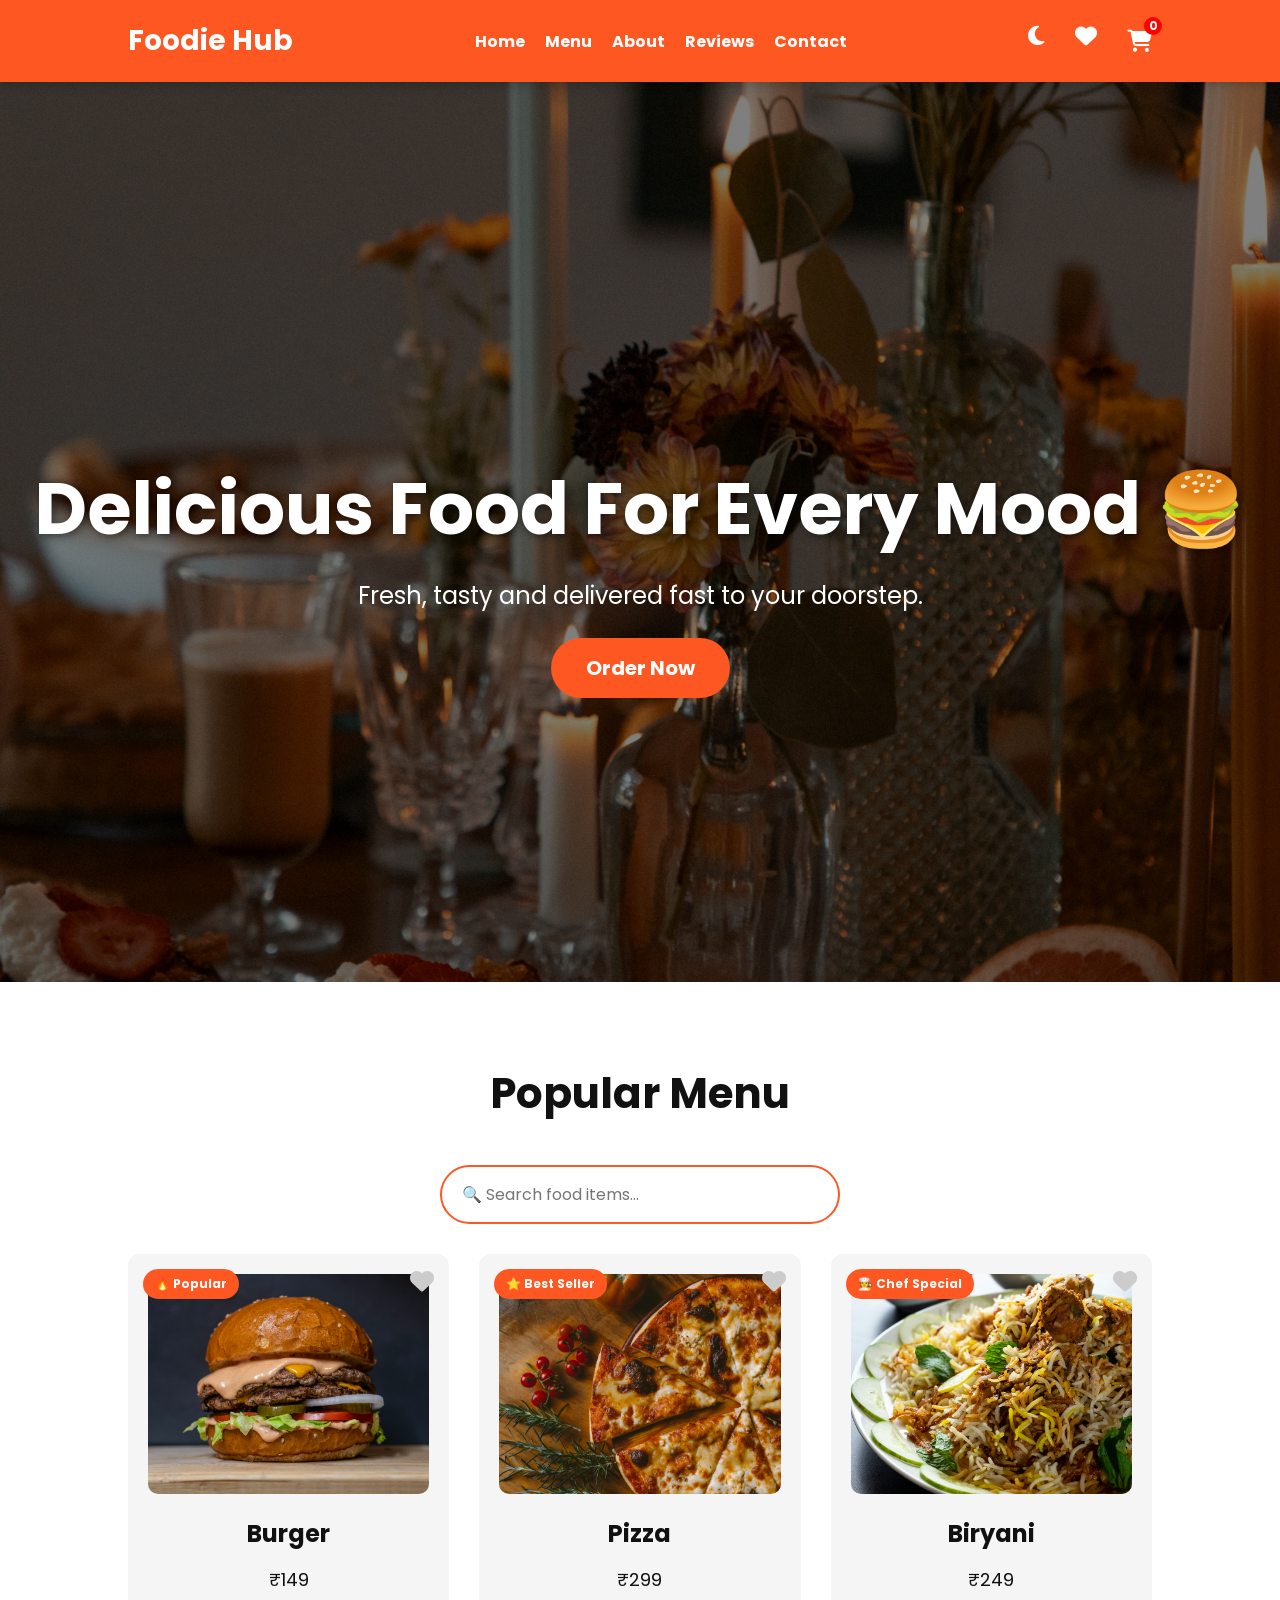
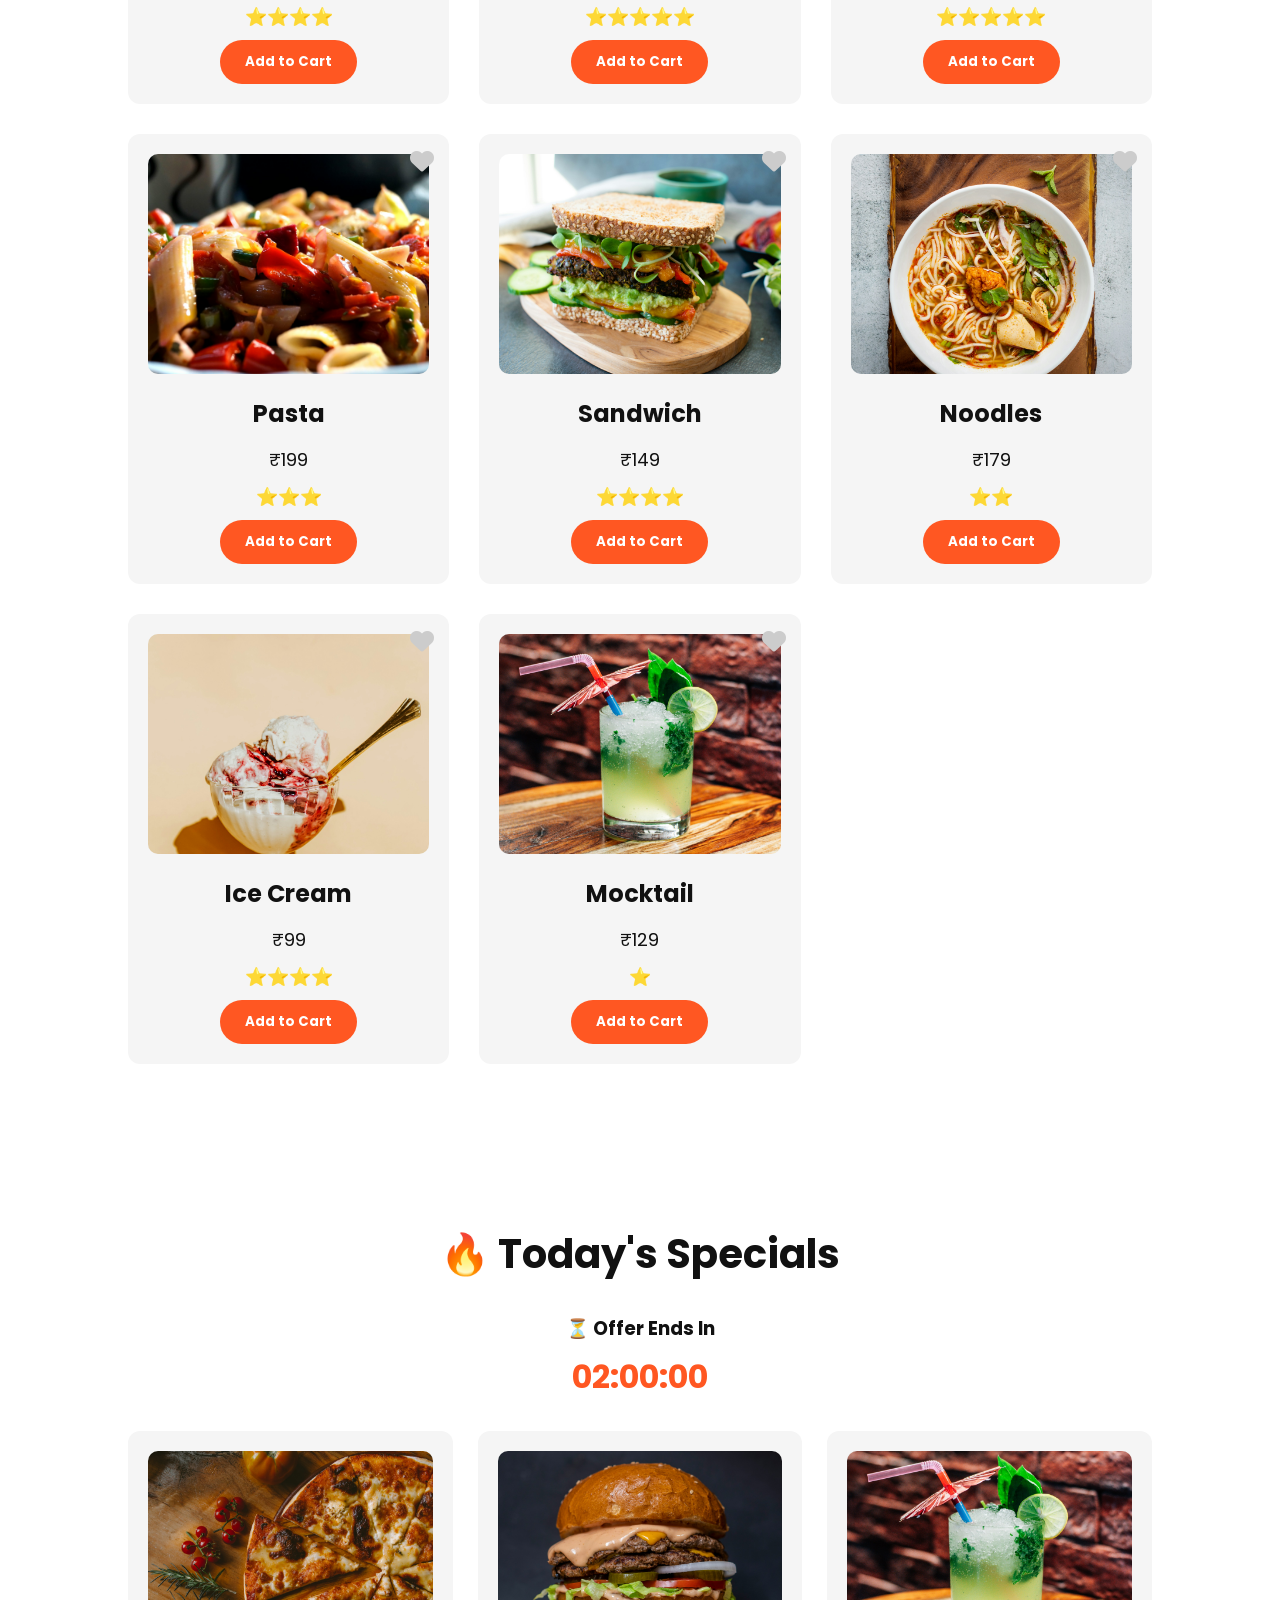
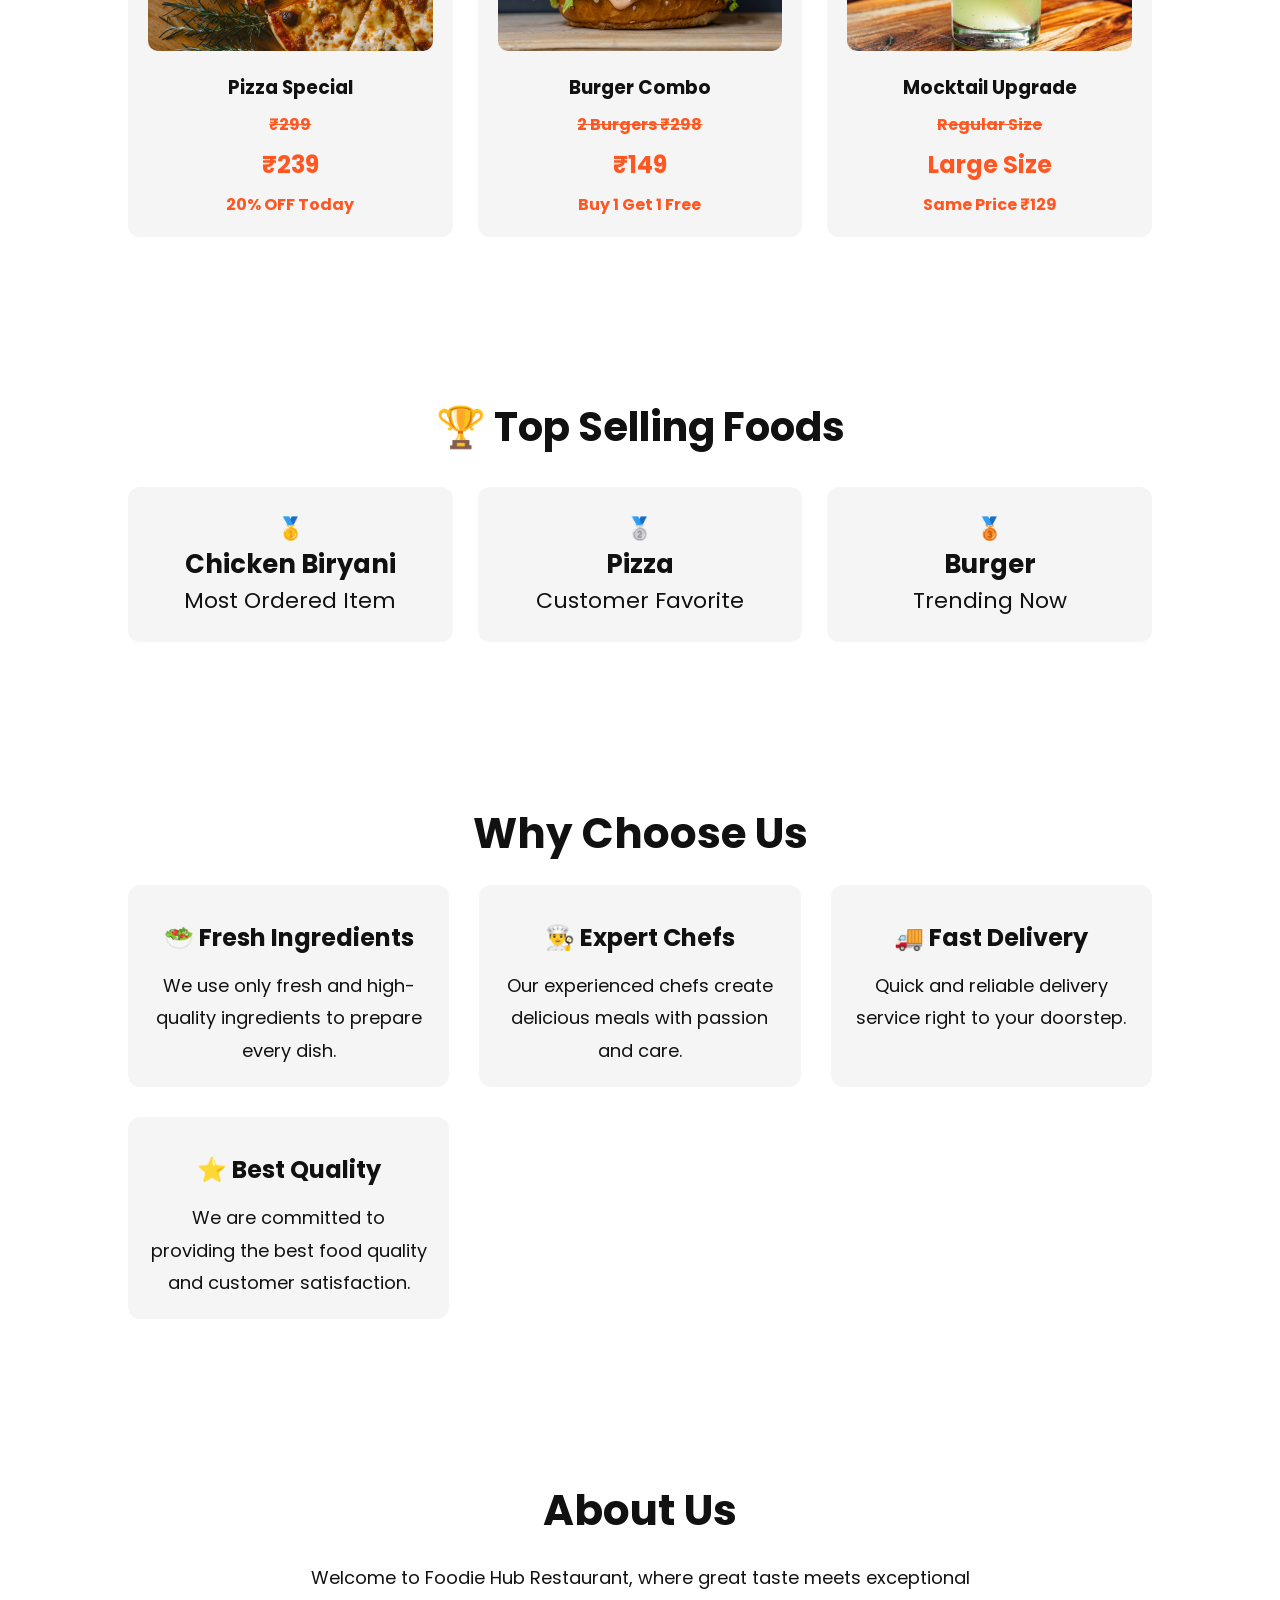
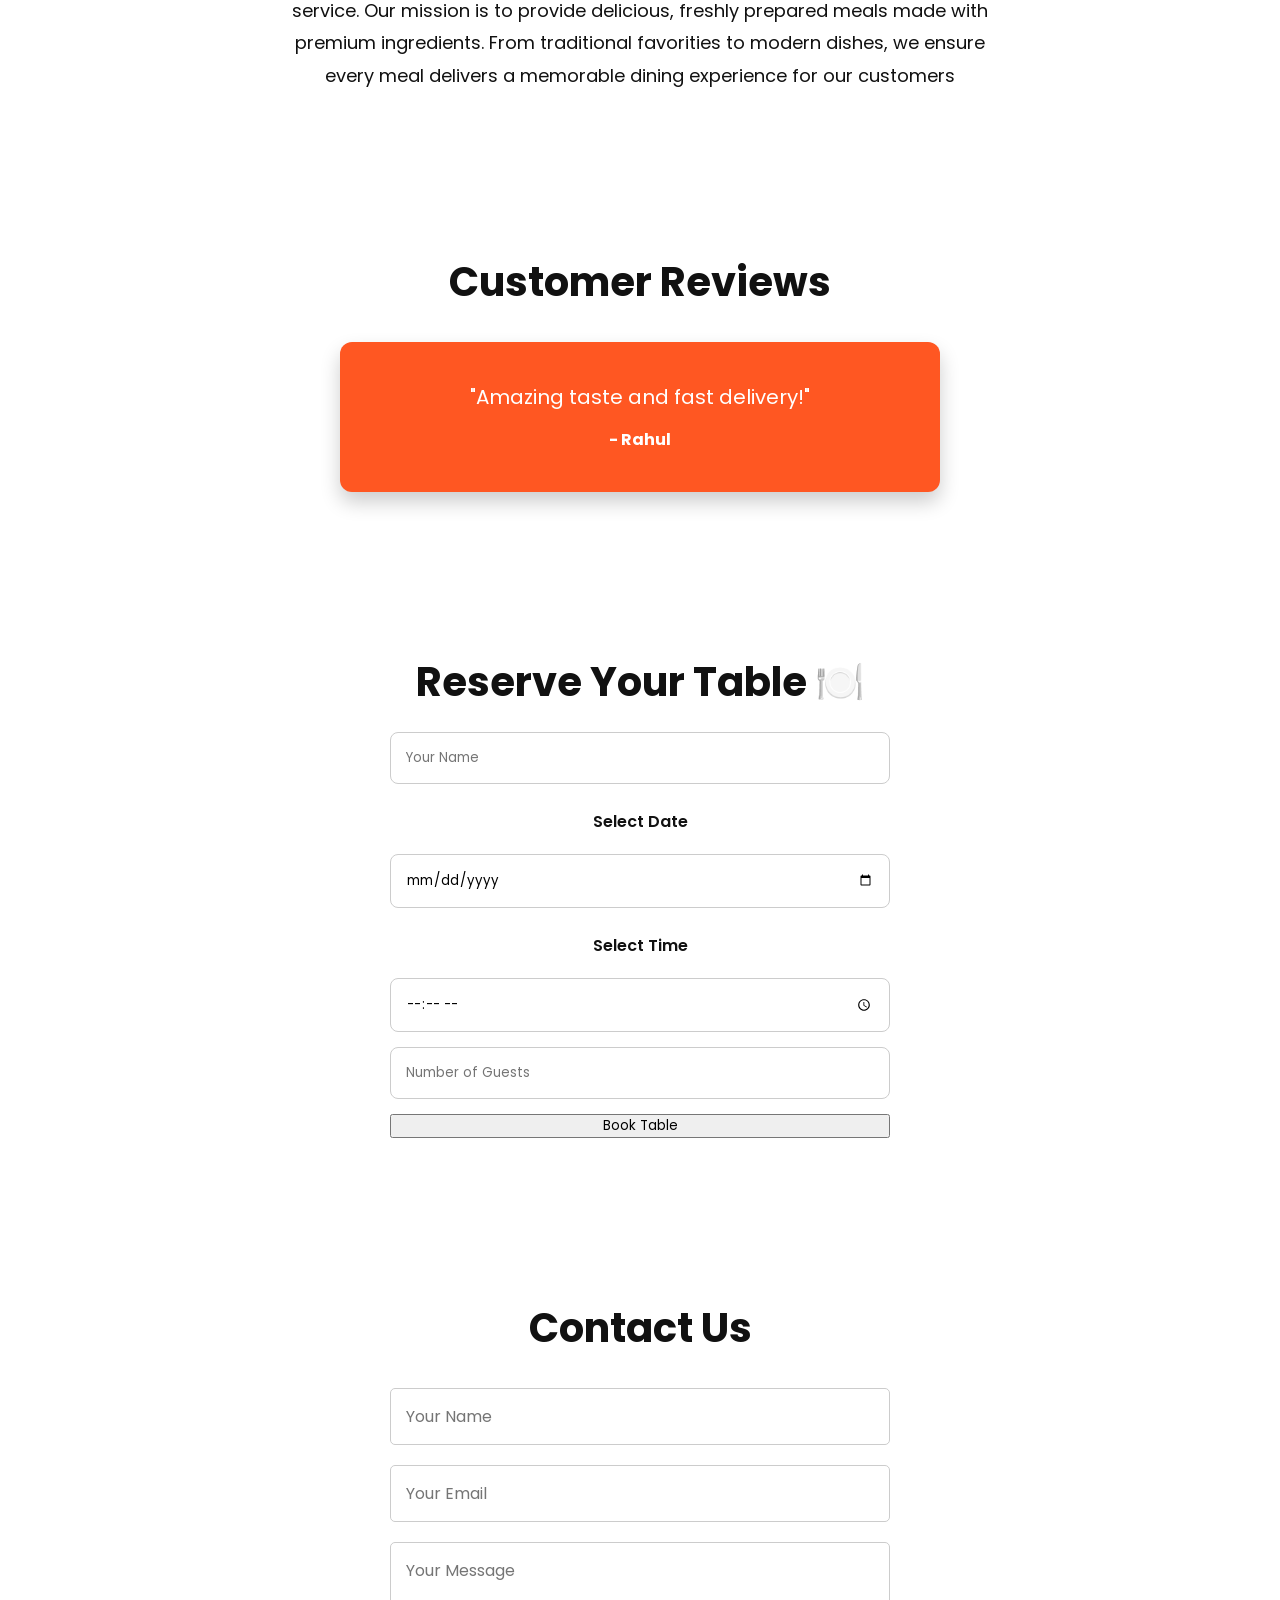
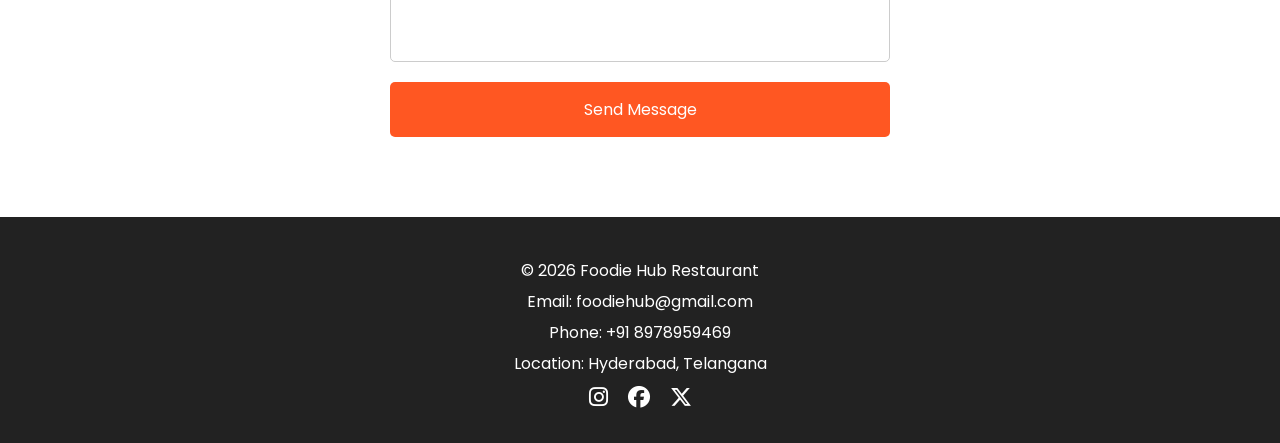
<file: index.html>
<!-- index.html -->
<!DOCTYPE html>
<html lang="en">
<head>
  <meta charset="UTF-8" />
  <meta name="viewport" content="width=device-width, initial-scale=1.0"/>

  <title>Foodie Hub Restaurant</title>

  <link href="https://fonts.googleapis.com/css2?family=Poppins:wght@400;500;600;700&display=swap" rel="stylesheet">

  <link rel="stylesheet" href="style.css">

  <link rel="stylesheet" href="https://cdnjs.cloudflare.com/ajax/libs/font-awesome/6.5.1/css/all.min.css"/>
</head>
<body>

  <!-- Navbar -->
  <header>
    <nav class="navbar">
      <div class="logo">Foodie Hub</div>

      <ul class="nav-links" id="navLinks">
        <li><a href="#home">Home</a></li>
        <li><a href="#menu">Menu</a></li>
        <li><a href="about.html">About</a></li>
        <li><a href="#reviews">Reviews</a></li>
        <li><a href="contact.html">Contact</a></li>
      </ul>

      <div class="icons">
      <i class="fa-solid fa-moon" id="themeBtn"></i>
      <i class="fa-solid fa-heart" id="wishlistBtn"></i>
      <div class="cart-container">
      <i class="fa-solid fa-cart-shopping"></i>
      <span class="cart-count">0</span>
      </div>

  <i class="fa-solid fa-bars" id="menuBtn"></i>
</div>
    </nav>
  </header>

  <!-- Hero Section -->
  <section class="hero" id="home">
    <div class="hero-text">
      <h1>Delicious Food For Every Mood 🍔</h1>
      <p>Fresh, tasty and delivered fast to your doorstep.</p>
      <a href="#menu">
      <button>Order Now</button>
      </a>
    </div>
  </section>

  <!-- Menu Section -->
  <section class="menu" id="menu">
    <h2>Popular Menu</h2>
    <div class="search-box">
  <input type="text" placeholder="🔍 Search food items...">
</div>

    <div class="menu-container">

      <div class="card">
        <i class="fa-solid fa-heart wishlist"></i>
        <img src="images/Burger.jpg" alt="">
        <span class="badge">🔥 Popular</span>
        <h3>Burger</h3>
        <p>₹149</p>
        <div class="rating">⭐⭐⭐⭐</div>
        <button>Add to Cart</button>
      </div>

      <div class="card">
        <i class="fa-solid fa-heart wishlist"></i>
        <img src="images/Pizza.jpg" alt="">
        <span class="badge">⭐ Best Seller</span>
        <h3>Pizza</h3>
        <p>₹299</p>
        <div class="rating">⭐⭐⭐⭐⭐</div>
        <button>Add to Cart</button>
      </div>

      <div class="card">
        <i class="fa-solid fa-heart wishlist"></i>
        <img src="images/Biryani.jpg" alt="">
        <span class="badge">🧑‍🍳 Chef Special</span>
        <h3>Biryani</h3>
        <p>₹249</p>
        <div class="rating">⭐⭐⭐⭐⭐</div>
        <button>Add to Cart</button>
      </div>

      <div class="card">
        <i class="fa-solid fa-heart wishlist"></i>
        <img src="images/Pasta.jpg" alt="">
        <h3>Pasta</h3>
        <p>₹199</p>
        <div class="rating">⭐⭐⭐</div>
        <button>Add to Cart</button>
      </div>

      <div class="card">
        <i class="fa-solid fa-heart wishlist"></i>
        <img src="images/Sandwich.jpg" alt="">
        <h3>Sandwich</h3>
        <p>₹149</p>
        <div class="rating">⭐⭐⭐⭐</div>
        <button>Add to Cart</button>
      </div>

      <div class="card">
        <i class="fa-solid fa-heart wishlist"></i>
        <img src="images/Noodles.jpg" alt="">
        <h3>Noodles</h3>
        <p>₹179</p>
        <div class="rating">⭐⭐</div>
        <button>Add to Cart</button>
      </div>

      <div class="card">
        <i class="fa-solid fa-heart wishlist"></i>
        <img src="images/IceCream.jpg" alt="">
        <h3>Ice Cream</h3>
        <p>₹99</p>
        <div class="rating">⭐⭐⭐⭐</div>
        <button>Add to Cart</button>
      </div>

      <div class="card">
        <i class="fa-solid fa-heart wishlist"></i>
        <img src="images/Mocktail.jpg" alt="">
        <h3>Mocktail</h3>
        <p>₹129</p>
        <div class="rating">⭐</div>
        <button>Add to Cart</button>
      </div>

    </div>
  </section>
<section class="special">

<h2>🔥 Today's Specials</h2>
<div class="countdown-box">

<h3>⏳ Offer Ends In</h3>

<div id="countdown">
02:00:00
</div>

</div>

<div class="special-container">

<div class="special-card">
<img src="images/Pizza.jpg" alt="">

<h3>Pizza Special</h3>

<p class="old-price">₹299</p>

<p class="new-price">₹239</p>

<p>20% OFF Today</p>

</div>

<div class="special-card">
<img src="images/Burger.jpg" alt="">

<h3>Burger Combo</h3>

<p class="old-price">2 Burgers ₹298</p>

<p class="new-price">₹149</p>

<p>Buy 1 Get 1 Free</p>

</div>

<div class="special-card">
<img src="images/Mocktail.jpg" alt="">

<h3>Mocktail Upgrade</h3>

<p class="old-price">Regular Size</p>

<p class="new-price">Large Size</p>

<p>Same Price ₹129</p>

</div>
</div>
</section>
<section class="top-selling">

<h2>🏆 Top Selling Foods</h2>

<div class="top-container">

<div class="top-card">
🥇
<h3>Chicken Biryani</h3>
<p>Most Ordered Item</p>
</div>

<div class="top-card">
🥈
<h3>Pizza</h3>
<p>Customer Favorite</p>
</div>

<div class="top-card">
🥉
<h3>Burger</h3>
<p>Trending Now</p>
</div>

</div>

</section>
  <!-- Why Choose Us -->
  <section class="about">
  <h2>Why Choose Us</h2>

  <div class="menu-container">

    <div class="card">
      <h3>🥗 Fresh Ingredients</h3>
      <p>
        We use only fresh and high-quality ingredients to prepare every dish.
      </p>
    </div>

    <div class="card">
      <h3>👨‍🍳 Expert Chefs</h3>
      <p>
        Our experienced chefs create delicious meals with passion and care.
      </p>
    </div>

    <div class="card">
      <h3>🚚 Fast Delivery</h3>
      <p>
        Quick and reliable delivery service right to your doorstep.
      </p>
    </div>

    <div class="card">
      <h3>⭐ Best Quality</h3>
      <p>
        We are committed to providing the best food quality and customer satisfaction.
      </p>
    </div>

  </div>
</section>

  <!-- About -->
  <section class="about" id="about">
    <div class="about-text">
      <h2>About Us</h2>
      <p>Welcome to Foodie Hub Restaurant, where great taste meets exceptional service. Our mission is to provide delicious, freshly prepared meals made with premium ingredients. From traditional favorities to modern dishes, we ensure every meal delivers a memorable dining experience for our customers </p>
    </div>
  </section>

  <!-- Reviews -->
  <section class="reviews" id="reviews">
    <h2>Customer Reviews</h2>

    <div class="review-box">
      <p id="reviewText">
        "Amazing taste and fast delivery!"
      </p>
      <h4 id="reviewName">- Rahul</h4>
    </div>
  </section>
<section class="reservation">

<h2>Reserve Your Table 🍽️</h2>

<form id="reservationForm">

<input type="text"
placeholder="Your Name"
required>
<label>Select Date</label>
<input type="date"
required>
<label>Select Time</label>
<input type="time"
required>

<input type="number"
placeholder="Number of Guests"
required>

<button type="submit">
Book Table
</button>

</form>

</section>
  <!-- Contact -->
  <section class="contact" id="contact">
    <h2>Contact Us</h2>

    <form>
      <input type="text" placeholder="Your Name" required>
      <input type="email" placeholder="Your Email" required>
      <textarea placeholder="Your Message"></textarea>
      <button type="submit">Send Message</button>
    </form>
  </section>

  <!-- Footer -->
  <footer>
  <p>© 2026 Foodie Hub Restaurant</p>

  <p>Email: foodiehub@gmail.com</p>
  <p>Phone: +91 8978959469</p>
  <p>Location: Hyderabad, Telangana</p>

  <div class="socials">
    <i class="fa-brands fa-instagram"></i>
    <i class="fa-brands fa-facebook"></i>
    <i class="fa-brands fa-x-twitter"></i>
  </div>
</footer>
<div class="cart-sidebar" id="cartSidebar">
  <h2>Your Cart</h2>

  <div id="cartItems">
    <p id="emptyCart">Your Cart is Empty 🛒</p>
  </div>
   <p class="coupon-text">
   Use Coupon: SAVE20 🎉
  </p>
  <input type="text" id="couponInput" placeholder="Enter Coupon Code">

  <button id="applyCoupon">
  Apply Coupon
  </button>

  <h3>Total: ₹<span id="totalPrice">0</span></h3>

  <button id="closeCart">Close</button>
  <button id="checkoutBtn">Checkout</button>
</div>
<div class="wishlist-sidebar" id="wishlistSidebar">

<h2>❤️ My Wishlist</h2>

<div id="wishlistItems">
<p id="emptyWishlist">No Wishlist Items</p>
</div>

<button id="closeWishlist">Close</button>

</div>
  <script src="script.js"></script>
  <div id="toast"></div>
</body>
</html>
</file>
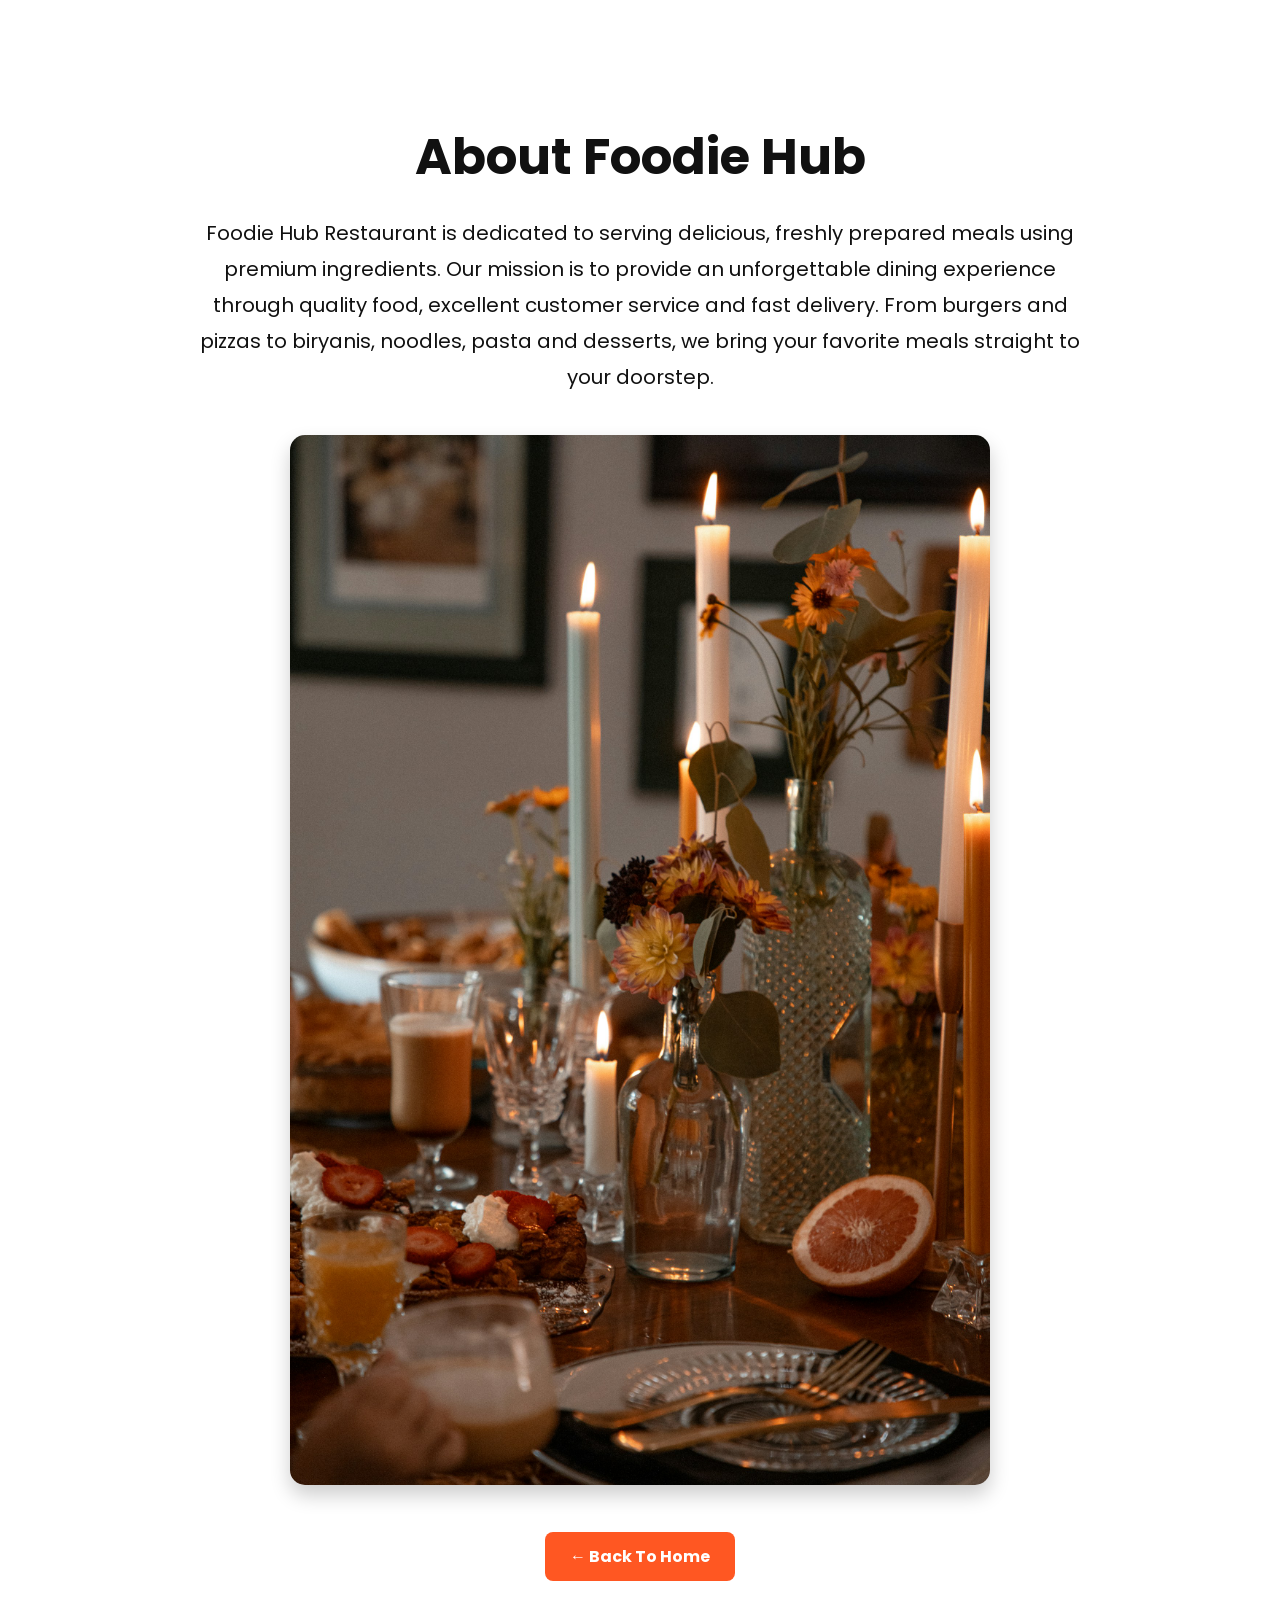
<file: about.html>
<!DOCTYPE html>
<html lang="en">
<head>
<meta charset="UTF-8">
<meta name="viewport" content="width=device-width, initial-scale=1.0">
<title>About Us - Foodie Hub</title>
<link href="https://fonts.googleapis.com/css2?family=Poppins:wght@400;500;600;700&display=swap" rel="stylesheet">

<link rel="stylesheet" href="style.css">

<style>
.about-page{
    padding:120px 10%;
    text-align:center;
}

.about-page h1{
    font-size:50px;
    margin-bottom:20px;
}

.about-page p{
    max-width:900px;
    margin:auto;
    font-size:20px;
    line-height:1.8;
}

.about-image{
    width:100%;
    max-width:700px;
    border-radius:15px;
    margin-top:40px;
    box-shadow:0 10px 20px rgba(0,0,0,0.2);
}

.back-btn{
    display:inline-block;
    margin-top:40px;
    padding:12px 25px;
    background:#ff5722;
    color:white;
    text-decoration:none;
    border-radius:8px;
    font-weight:bold;
}
</style>

</head>
<body>

<section class="about-page">

<h1>About Foodie Hub</h1>

<p>
Foodie Hub Restaurant is dedicated to serving delicious,
freshly prepared meals using premium ingredients.
Our mission is to provide an unforgettable dining experience
through quality food, excellent customer service and
fast delivery.

From burgers and pizzas to biryanis, noodles, pasta and desserts,
we bring your favorite meals straight to your doorstep.
</p>

<img src="images/Hero.jpg" class="about-image">

<br>

<a href="index.html" class="back-btn">
← Back To Home
</a>

</section>

</body>
</html>
</file>
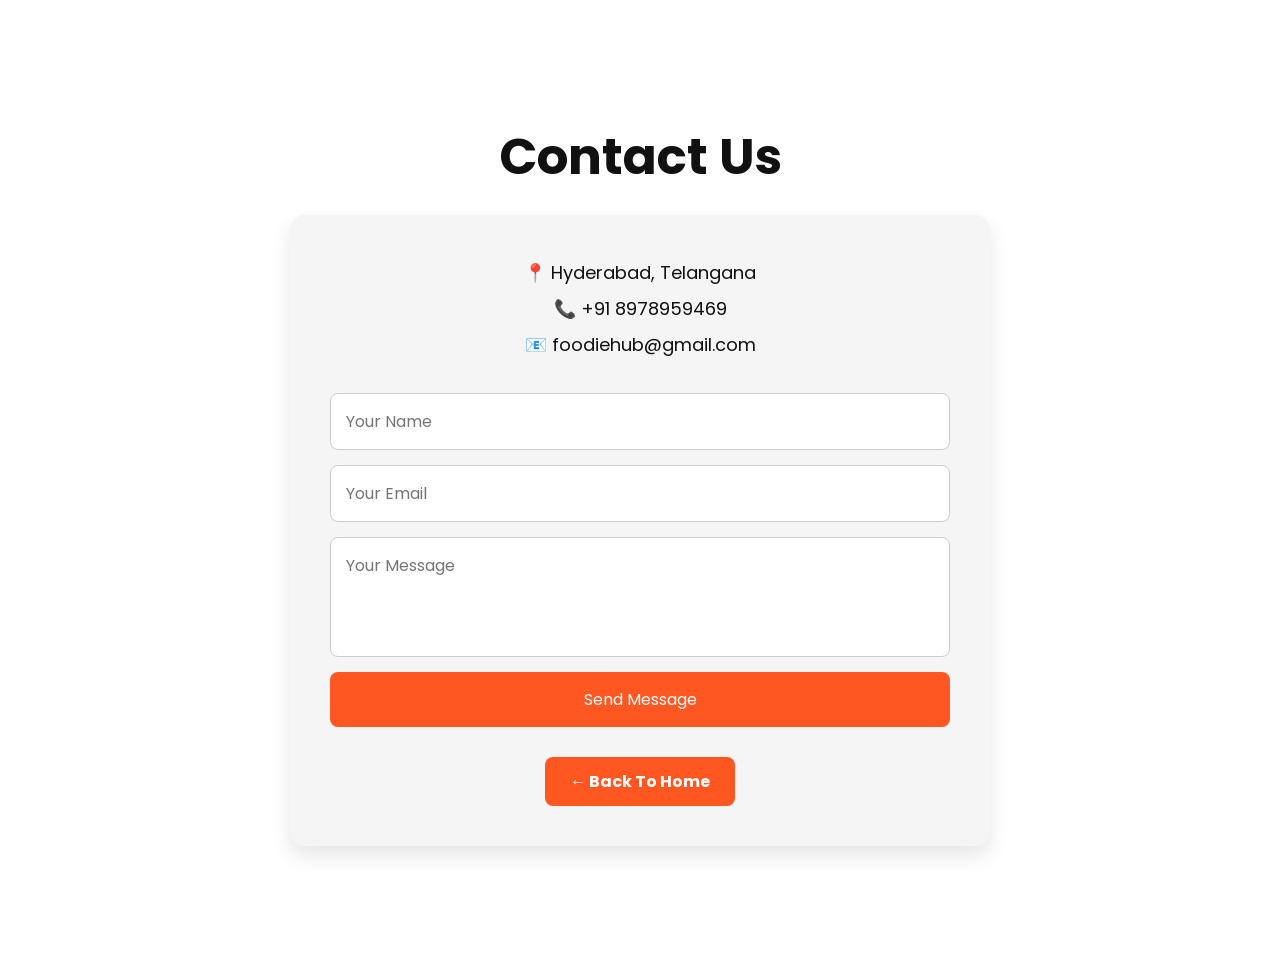
<file: contact.html>
<!DOCTYPE html>
<html lang="en">
<head>
<meta charset="UTF-8">
<meta name="viewport" content="width=device-width, initial-scale=1.0">
<title>Contact Us - Foodie Hub</title>
<link href="https://fonts.googleapis.com/css2?family=Poppins:wght@400;500;600;700&display=swap" rel="stylesheet">

<link rel="stylesheet" href="style.css">

<style>
.contact-page{
    padding:120px 10%;
    text-align:center;
}

.contact-page h1{
    font-size:50px;
    margin-bottom:20px;
}

.contact-container{
    max-width:700px;
    margin:auto;
    background:#f5f5f5;
    padding:40px;
    border-radius:15px;
    box-shadow:0 10px 20px rgba(0,0,0,0.1);
}

.contact-info{
    margin-bottom:30px;
    font-size:18px;
    line-height:2;
}

.contact-form{
    display:flex;
    flex-direction:column;
    gap:15px;
}

.contact-form input,
.contact-form textarea{
    padding:15px;
    border:1px solid #ccc;
    border-radius:8px;
    font-size:16px;
}

.contact-form textarea{
    height:120px;
    resize:none;
}

.contact-form button{
    background:#ff5722;
    color:white;
    border:none;
    padding:15px;
    border-radius:8px;
    cursor:pointer;
    font-size:16px;
}

.contact-form button:hover{
    background:black;
}

.back-btn{
    display:inline-block;
    margin-top:30px;
    padding:12px 25px;
    background:#ff5722;
    color:white;
    text-decoration:none;
    border-radius:8px;
    font-weight:bold;
}
</style>

</head>
<body>

<section class="contact-page">

<h1>Contact Us</h1>

<div class="contact-container">

<div class="contact-info">
<p>📍 Hyderabad, Telangana</p>
<p>📞 +91 8978959469</p>
<p>📧 foodiehub@gmail.com</p>
</div>

<form class="contact-form">
<input type="text" placeholder="Your Name">
<input type="email" placeholder="Your Email">
<textarea placeholder="Your Message"></textarea>
<button type="submit">Send Message</button>
</form>

<a href="index.html" class="back-btn">
← Back To Home
</a>

</div>

</section>

</body>
</html>
</file>
<file: style.css>
/* style.css */
*{
  margin:0;
  padding:0;
  box-sizing:border-box;
  font-family:'Poppins', sans-serif;
}

html{
  scroll-behavior:smooth;
}

body{
  background:#fff;
  color:#111;
  transition:0.4s;
}

body.dark{
  background:#111;
  color:#fff;
}

section{
  padding-top:100px;
}

/* Navbar */

.navbar{
  display:flex;
  justify-content:space-between;
  align-items:center;
  padding:20px 10%;
  background:#ff5722;
  color:#fff;
  position:sticky;
  top:0;
  z-index:1000;
  box-shadow:0 2px 10px rgba(0,0,0,0.2);
}

.logo{
  font-size:28px;
  font-weight:bold;
}

.nav-links{
  display:flex;
  list-style:none;
  gap:20px;
}

.nav-links a{
  text-decoration:none;
  color:white;
  font-weight:bold;
  transition:0.3s;
}

.nav-links a:hover{
  color:black;
  border-bottom:2px solid white;
  padding-bottom:5px;
}
.icons{
  display:flex;
  gap:30px;
  font-size:22px;
  cursor:pointer;
}
.cart-container{
  position:relative;
}

.cart-count{
  position:absolute;
  top:-8px;
  right:-10px;
  background:red;
  color:white;
  width:18px;
  height:18px;
  border-radius:50%;
  font-size:12px;
  display:flex;
  justify-content:center;
  align-items:center;
  font-weight:bold;
}

#menuBtn{
  display:none;
}

/* Hero Section */

.hero{
  height:100vh;

  background:
  linear-gradient(rgba(0,0,0,0.5), rgba(0,0,0,0.5)),
  url('images/Hero.jpg');

  background-size:cover;
  background-position:center;

  display:flex;
  align-items:center;
  justify-content:center;
  text-align:center;
  color:white;
}

.hero-text{
  animation:fadeIn 2s ease;
}

.hero-text h1{
  font-size:72px;
  font-weight:bold;
  line-height:1.2;
  text-shadow:2px 2px 10px rgba(0,0,0,0.5);
}

.hero-text p{
  margin:25px 0;
  font-size:24px;
}
.hero button{
  padding:15px 35px;
  border:none;
  background:#ff5722;
  color:white;
  font-size:20px;
  font-weight:bold;
  border-radius:30px;
  cursor:pointer;
  transition:0.3s;
}

.hero button:hover{
  background:black;
  transform:translateY(-3px);
}
/* Animation */

@keyframes fadeIn{

  from{
    opacity:0;
    transform:translateY(50px);
  }

  to{
    opacity:1;
    transform:translateY(0);
  }

}

/* Menu */

.menu{
  padding:80px 10%;
  text-align:center;
}

.menu h2{
  font-size:42px;
  margin-bottom:40px;
}

.menu-container{
  display:grid;
  grid-template-columns:repeat(auto-fit, minmax(250px,1fr));
  gap:30px;
}
.search-box{
  margin-bottom:30px;
}

.search-box input{
  width:100%;
  max-width:400px;
  padding:15px 20px;
  border:2px solid #ff5722;
  border-radius:30px;
  font-size:16px;
  outline:none;
}
.card{
  background:#f5f5f5;
  padding:20px;
  border-radius:12px;
  transition:0.3s;
}

.card{
  background:#f5f5f5;
  padding:20px;
  border-radius:12px;
  transition:0.3s;
}

body.dark .card{
  background:#222;
}

.card:hover{
  transform:translateY(-12px) scale(1.04);
  box-shadow:0 15px 30px rgba(0,0,0,0.25);
}
.card img{
  width:100%;
  height:220px;
  object-fit:cover;
  border-radius:10px;
}

.card h3{
  margin:15px 0;
  font-size:24px;
}

.card p{
  margin-bottom:10px;
  font-size:18px;
}

.card button{
  padding:12px 25px;
  border:none;
  background:#ff5722;
  color:white;
  border-radius:30px;
  font-weight:bold;
  cursor:pointer;
  transition:0.3s;
}

.card button:hover{
  background:black;
  transform:scale(1.08);
}

.card button:hover{
  background:black;
}

/* About */

.about{
  padding:80px 10%;
  text-align:center;
}

.about h2{
  font-size:42px;
  margin-bottom:20px;
}

.about p{
  max-width:700px;
  margin:auto;
  line-height:1.8;
  font-size:18px;
}

/* Reviews */

.reviews{
  padding:80px 10%;
  text-align:center;
}

.reviews h2{
  margin-bottom:30px;
  font-size:40px;
}

.review-box{
  max-width:600px;
  margin:auto;
  background:#ff5722;
  color:white;
  padding:40px;
  border-radius:12px;
  box-shadow:0 10px 20px rgba(0,0,0,0.2);
}

.review-box p{
  font-size:20px;
  margin-bottom:15px;
}

/* Contact */

.contact{
  padding:80px 10%;
  text-align:center;
}

.contact h2{
  font-size:40px;
  margin-bottom:30px;
}

.contact form{
  max-width:500px;
  margin:auto;
  display:flex;
  flex-direction:column;
  gap:20px;
}

.contact input,
.contact textarea{
  padding:15px;
  border:1px solid #ccc;
  border-radius:5px;
  font-size:16px;
}

.contact textarea{
  resize:none;
  height:120px;
}

.contact button{
  padding:15px;
  border:none;
  background:#ff5722;
  color:white;
  cursor:pointer;
  border-radius:5px;
  font-size:16px;
  transition:0.3s;
}

.contact button:hover{
  background:black;
}

/* Footer */

footer{
  background:#222;
  color:white;
  text-align:center;
  padding:35px;
}

footer p{
  margin:6px 0;
}
.socials{
  margin-top:10px;
  display:flex;
  justify-content:center;
  gap:20px;
  font-size:22px;
}

.socials i{
  cursor:pointer;
  transition:0.3s;
}

.socials i:hover{
  color:#ff5722;
}

/* Responsive */

@media(max-width:768px){
  .navbar{
  padding:15px 5%;
}

.logo{
  font-size:20px;
}

.icons{
  gap:40px;
  font-size:18px; 
}
.cart-sidebar{
  width:100%;
  max-width: 100%;
}

  #menuBtn{
    display:block;
  }

  .nav-links{
    position:absolute;
    top:80px;
    right:-100%;
    flex-direction:column;
    background:#ff5722;
    width:220px;
    padding:20px;
    transition:0.4s;
  }

  .nav-links.active{
    right:0;
  }

  .hero-text h1{
    font-size:40px;
  }

  .hero-text p{
    font-size:18px;
  }

}
.cart-sidebar{
  position:fixed;
  top:0;
  right:-100%;
  width:100%;
  max-width:350px;
  height:100%;
  background:white;
  box-shadow:-5px 0 15px rgba(0,0,0,0.2);
  padding:20px;
  transition:0.4s;
  z-index:9999;
  overflow-y:auto;
}

.cart-sidebar.active{
  right:0;
}

.cart-sidebar h2{
  margin-bottom:20px;
}

.cart-sidebar h3{
  margin-top:20px;
}

.cart-sidebar button{
  margin-top:20px;
  padding:10px 20px;
  background:#ff5722;
  color:white;
  border:none;
  border-radius:8px;
  cursor:pointer;
}
#checkoutBtn{
    margin-top:10px;
    width:100%;
    padding:12px;
    background:green;
    color:white;
    border:none;
    border-radius:8px;
    font-size:16px;
    cursor:pointer;
}

#checkoutBtn:hover{
    opacity:0.9;
}

.remove-btn{
   background:none !important;
   border:none !important;
   color:red !important;
   font-size:20px;
   cursor:pointer;
   margin-left:10px;
   padding:0 !important;
   width:auto !important;
   height:auto !important;
}
#toast{
  position:fixed;
  bottom:20px;
  right:20px;
  background:#28a745;
  color:white;
  padding:15px 25px;
  border-radius:10px;
  font-weight:bold;
  display:none;
  z-index:9999;
  box-shadow:0 5px 15px rgba(0,0,0,0.3);
}
.wishlist{
  position:absolute;
  top:15px;
  right:15px;
  color:#ccc;
  font-size:24px;
  cursor:pointer;
  transition:0.3s;
}

.wishlist.active{
  color:red;
  transform:scale(1.2);
}

.card{
  position:relative;
}
.rating{
  margin:10px 0;
  font-size:18px;
  color:gold;
}
.badge{
  position:absolute;
  top:15px;
  left:15px;
  background:#ff5722;
  color:white;
  padding:6px 12px;
  border-radius:20px;
  font-size:12px;
  font-weight:bold;
  z-index:2;
}
#emptyCart{
  text-align:center;
  font-size:18px;
  font-weight:bold;
  color:#888;
  margin-top:30px;
  animation:floatCart 2s infinite ease-in-out;
}

@keyframes floatCart{
  0%{
    transform:translateY(0);
  }
  50%{
    transform:translateY(-8px);
  }
  100%{
    transform:translateY(0);
  }
}
#couponInput{
  width:100%;
  padding:10px;
  margin-top:15px;
  border:2px solid #ff5722;
  border-radius:8px;
}

#applyCoupon{
  width:100%;
  margin-top:10px;
  background:#2196f3;
}
.coupon-text{
  color:green;
  font-weight:bold;
  margin-top:10px;
  text-align:center;
}
.plus-btn,
.minus-btn{

  background:#ff5722;
  color:white;
  border:none;
  padding:4px 8px;
  margin:0 5px;
  border-radius:5px;
  cursor:pointer;

}

.qty{

  font-weight:bold;
  margin:0 5px;

}
.reservation{
  padding:80px 10%;
  text-align:center;
}

.reservation h2{
  margin-bottom:20px;
  font-size:40px;
}

.reservation form{
  max-width:500px;
  margin:auto;
  display:flex;
  flex-direction:column;
  gap:15px;
}

.reservation input{
  padding:15px;
  border:1px solid #ccc;
  border-radius:8px;
}
.special{
  padding:80px 10%;
  text-align:center;
}

.special h2{
  font-size:40px;
  margin-bottom:30px;
}

.special-container{
  display:grid;
  grid-template-columns:repeat(auto-fit,minmax(250px,1fr));
  gap:25px;
}

.special-card{
  background:#f5f5f5;
  padding:20px;
  border-radius:12px;
  transition:0.3s;
}

body.dark .special-card{
  background:#222;
}

.special-card:hover{
  transform:translateY(-8px);
}

.special-card img{
  width:100%;
  height:200px;
  object-fit:cover;
  border-radius:10px;
}

.special-card h3{
  margin:15px 0 10px;
}

.special-card p{
  color:#ff5722;
  font-weight:bold;
}
.old-price{
  text-decoration:line-through;
  color:gray;
  margin-top:10px;
}

.new-price{
  color:green;
  font-size:24px;
  font-weight:bold;
  margin:10px 0;
}
.countdown-box{
  margin-bottom:30px;
}

#countdown{
  font-size:32px;
  font-weight:bold;
  color:#ff5722;
  margin-top:10px;
}
.top-selling{
  padding:80px 10%;
  text-align:center;
}

.top-selling h2{
  margin-bottom:30px;
  font-size:40px;
}

.top-container{
  display:grid;
  grid-template-columns:repeat(auto-fit,minmax(250px,1fr));
  gap:25px;
}

.top-card{
  background:#f5f5f5;
  padding:25px;
  border-radius:12px;
  transition:0.3s;
  font-size:22px;
}

body.dark .top-card{
  background:#222;
}

.top-card:hover{
  transform:translateY(-8px);
}
.wishlist-sidebar{
  position:fixed;
  top:0;
  right:-100%;
  width:350px;
  height:100%;
  background:white;
  transition:0.4s;
  z-index:9999;
  padding:20px;
}

.wishlist-sidebar.active{
  right:0;
}
#reservationForm label{
  display:block;
  margin:10px 0 5px;
  font-weight:600;
}
</file>
